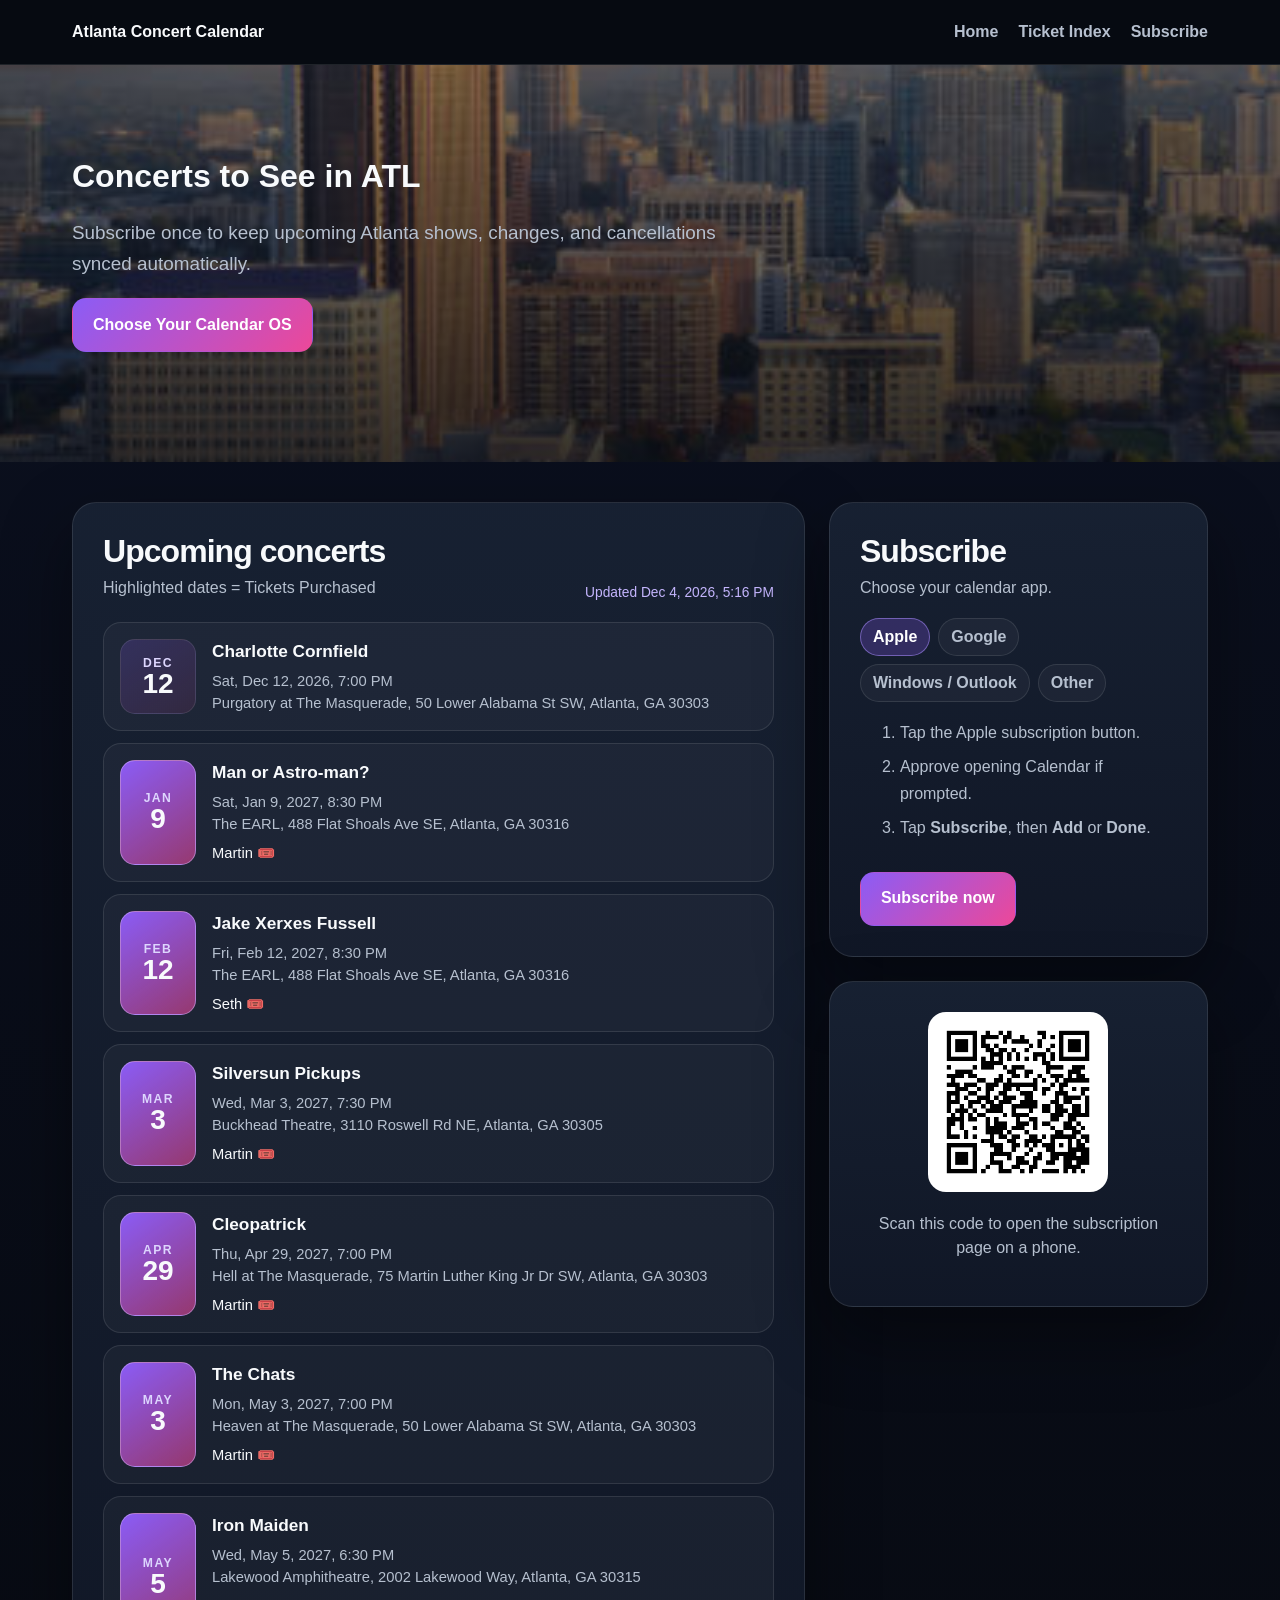
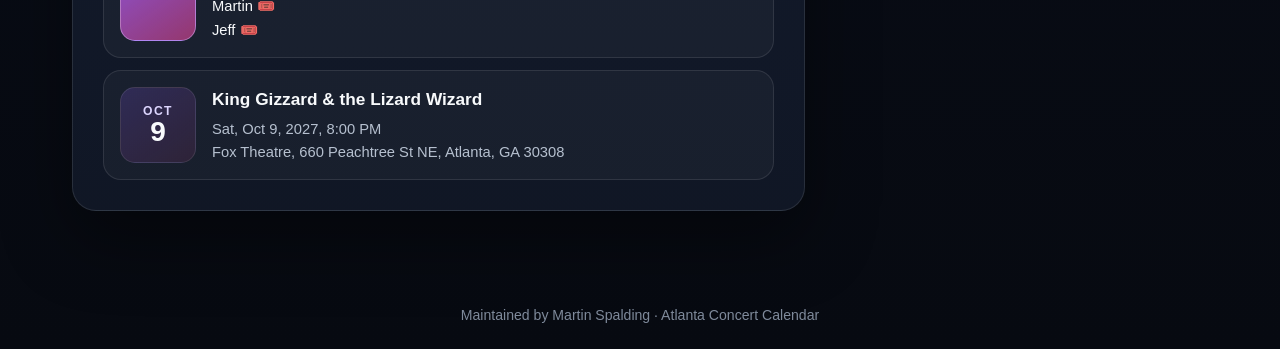
<file: index.html>
<!-- Atlanta Concert Calendar homepage -->

<!DOCTYPE html>
<html lang="en">

<!-- ====================================================== -->
<!-- HEAD -->
<!-- ====================================================== -->

<head>
  <meta charset="UTF-8">
  <meta name="viewport" content="width=device-width, initial-scale=1">
  <meta name="description" content="Subscribe to the shared Atlanta concert calendar and receive automatic updates.">
  <meta name="theme-color" content="#0b1020">
  <title>Atlanta Concert Calendar</title>
  <link rel="stylesheet" href="style.css">
</head>

<!-- ====================================================== -->
<!-- BODY -->
<!-- ====================================================== -->

<body>

<!-- ====================================================== -->
<!-- SITE NAVIGATION -->
<!-- ====================================================== -->

<nav class="site-nav">
  <div class="wrap nav-inner">
    <a class="site-title" href="index.html">
      Atlanta Concert Calendar
    </a>

    <div class="nav-links">
      <a href="index.html">Home</a>
      <a href="tickets.html">Ticket Index</a>
      <a href="#subscribe">Subscribe</a>
    </div>
  </div>
</nav>

<!-- ====================================================== -->
<!-- HERO -->
<!-- ====================================================== -->

<header class="hero">
  <div class="wrap">
    <h1>Concerts to See in ATL</h1>
    <p>Subscribe once to keep upcoming Atlanta shows, changes, and cancellations synced automatically.</p>

    <a class="btn primary" href="#subscribe">
      Choose Your Calendar OS
    </a>

  </div>
</header>

<main>
<div class="wrap grid">
  <section class="card">
    <div class="inner">
      <div class="head">
        <div>

<!-- ====================================================== -->
<!-- UPCOMING CONCERTS -->
<!-- ====================================================== -->
          
         <h2>Upcoming concerts</h2>
          <p class="sub">Highlighted dates = Tickets Purchased</p>
        </div>
        <div class="status" id="updated">Checking calendar…</div>
      </div>
      <div class="events" id="events"><div class="empty">Loading upcoming concerts…</div></div>
    </div>
  </section>

  <aside class="side">
    
<!-- ====================================================== -->
<!-- SUBSCRIBE -->
<!-- ====================================================== -->
    
    <section class="card" id="subscribe">
      <div class="inner">
        <h2>Subscribe</h2>
        <p class="sub">Choose your calendar app.</p>
        <div class="tabs">
          <button class="tab active" data-panel="apple">Apple</button>
          <button class="tab" data-panel="google">Google</button>
          <button class="tab" data-panel="windows">Windows / Outlook</button>
          <button class="tab" data-panel="other">Other</button>
        </div>

        <div class="instructions" id="apple">
          <ol>
            <li>Tap the Apple subscription button.</li>
            <li>Approve opening Calendar if prompted.</li>
            <li>Tap <strong>Subscribe</strong>, then <strong>Add</strong> or <strong>Done</strong>.</li>
          </ol>
          <div class="buttons">
            <a class="btn primary" href="webcal://spaldo72.github.io/atl-concert-calendar/calendar.ics">Subscribe now</a>
          </div>
        </div>

        <div class="instructions" id="google" hidden>
          <ol>
            <li>Open Google Calendar in a computer browser.</li>
            <li>Beside <strong>Other calendars</strong>, click <strong>+</strong>.</li>
            <li>Select <strong>From URL</strong>.</li>
            <li>Paste the address below and click <strong>Add calendar</strong>.</li>
          </ol>
          <div class="copyrow">
            <input readonly value="https://spaldo72.github.io/atl-concert-calendar/calendar.ics">
            <button class="copy" data-copy="https://spaldo72.github.io/atl-concert-calendar/calendar.ics">Copy</button>
          </div>
        </div>

        <div class="instructions" id="windows" hidden>
          <ol>
            <li>Open <strong>Outlook</strong>.</li>
            <li>Select <strong>Add Calendar</strong>.</li>
            <li>Choose <strong>Subscribe from Web</strong> (or <strong>From Internet</strong>, depending on your version).</li>
            <li>Copy and paste the calendar address below.</li>
            <li>Click <strong>Import</strong> or <strong>Subscribe</strong>.</li>
          </ol>

          <div class="copyrow">
            <input readonly value="https://spaldo72.github.io/atl-concert-calendar/calendar.ics">
            <button class="copy"
                    data-copy="https://spaldo72.github.io/atl-concert-calendar/calendar.ics">
              Copy
            </button>
          </div>
        </div>

        <div class="instructions" id="other" hidden>
          <p>Look for <strong>Subscribe from web</strong>, <strong>Add by URL</strong>, or <strong>Internet calendar</strong>, then copy and paste the calendar URL below.</p>
          <div class="copyrow">
            <input readonly value="https://spaldo72.github.io/atl-concert-calendar/calendar.ics">
            <button class="copy" data-copy="https://spaldo72.github.io/atl-concert-calendar/calendar.ics">Copy</button>
          </div>
          <div class="buttons">
            <a class="btn secondary" href="calendar.ics">Download calendar file</a>
          </div>
        </div>
      </div>
    </section>

    <section class="card">
      <div class="inner qr">
        <img src="[data-uri]" alt="QR code linking to the Atlanta Concert Calendar homepage">
        <p>Scan this code to open the subscription page on a phone.</p>
      </div>
    </section>
  </aside>
</div>
</main>

<!-- ====================================================== -->
<!-- FOOTER -->
<!-- ====================================================== -->

<footer>Maintained by Martin Spalding · Atlanta Concert Calendar</footer>

<!-- ====================================================== -->
<!-- JAVASCRIPT -->
<!-- ====================================================== -->

<script src="script.js"></script>
</body>
</html>
</file>
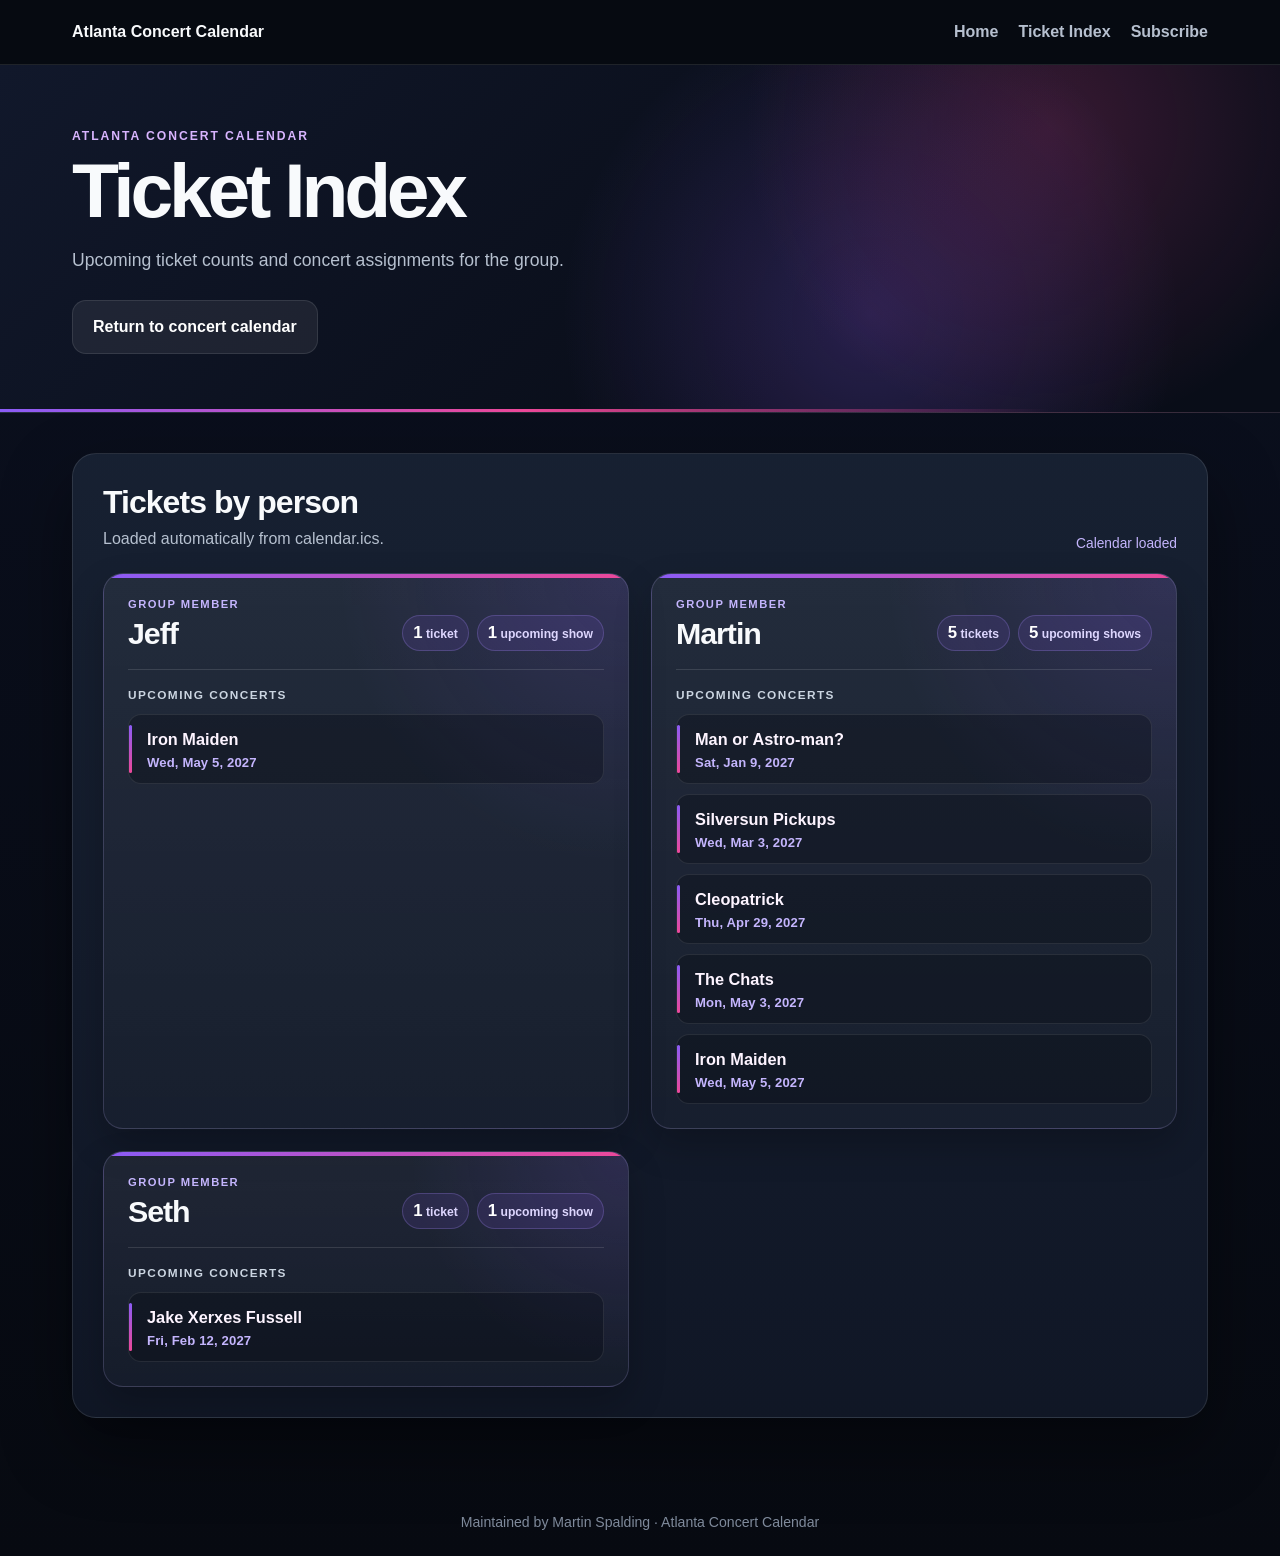
<file: tickets.html>
<!DOCTYPE html>
<html lang="en">

<head>
  <meta charset="UTF-8">
  <meta name="viewport" content="width=device-width, initial-scale=1">

  <meta
    name="description"
    content="Ticket ownership index for the Atlanta Concert Calendar."
  >

  <title>Ticket Index | Atlanta Concert Calendar</title>

  <link rel="stylesheet" href="style.css">
</head>

<body>

  <!-- ====================================================== -->
  <!-- SITE NAVIGATION -->
  <!-- ====================================================== -->

  <nav class="site-nav">
    <div class="wrap nav-inner">
      <a class="site-title" href="index.html">
        Atlanta Concert Calendar
      </a>

      <div class="nav-links">
        <a href="index.html">Home</a>
        <a href="tickets.html">Ticket Index</a>
        <a href="index.html#subscribe">Subscribe</a>
      </div>
    </div>
  </nav>

  <!-- ====================================================== -->
  <!-- TICKET INDEX HEADER -->
  <!-- ====================================================== -->

  <header class="ticket-hero">
    <div class="wrap">
      <p class="eyebrow">Atlanta Concert Calendar</p>

      <h1>Ticket Index</h1>

      <p>
        Upcoming ticket counts and concert assignments for the group.
      </p>

      <a class="btn secondary" href="index.html">
        Return to concert calendar
      </a>
    </div>
  </header>

  <!-- ====================================================== -->
  <!-- TICKET INDEX -->
  <!-- ====================================================== -->

  <main>
    <div class="wrap">
      <section class="card">
        <div class="inner">

          <div class="head">
            <div>
              <h2>Tickets by person</h2>

              <p class="sub">
                Loaded automatically from calendar.ics.
              </p>
            </div>

            <div class="status" id="ticket-status">
              Checking calendar…
            </div>
          </div>

          <div id="ticket-index">
            <div class="empty">
              Loading ticket information…
            </div>
          </div>

        </div>
      </section>
    </div>
  </main>

  <!-- ====================================================== -->
  <!-- FOOTER -->
  <!-- ====================================================== -->

  <footer>
    Maintained by Martin Spalding · Atlanta Concert Calendar
  </footer>

  <!-- ====================================================== -->
  <!-- JAVASCRIPT -->
  <!-- ====================================================== -->

  <script src="tickets.js"></script>

</body>
</html>
</file>
<file: style.css>
/* ====================================================== */
/* CSS VARIABLES */
/* ====================================================== */

    :root {
      --bg:#070a11; 
      --panel:#111827; 
      --panel2:#182233; 
      --text:#f8fafc;
      --muted:#b6c0cf; 
      --accent:#8b5cf6;
      --accent2:#ec4899;
      --line:rgba(255,255,255,.1);
    }

/* ====================================================== */
 /* GLOBAL STYLES */
 /* ====================================================== */

    *{box-sizing:border-box}
    body{margin:0;background:linear-gradient(180deg,#0b1020,#070a11);color:var(--text);
      font-family:-apple-system,BlinkMacSystemFont,"Segoe UI",Roboto,Arial,sans-serif}

    .wrap{
      width:min(1200px,100%);
      margin:0 auto;
      padding:0 32px;
    }

    html {
    scroll-behavior: smooth;
  }
/* ====================================================== */
/* SITE NAVIGATION */
/* ====================================================== */

.site-nav {
  position: sticky;
  top: 0;
  z-index: 1000;
  background: rgba(7, 10, 17, 0.92);
  border-bottom: 1px solid var(--line);
  backdrop-filter: blur(12px);
}

.nav-inner {
  display: flex;
  align-items: center;
  justify-content: space-between;
  gap: 24px;
  min-height: 64px;
}

.site-title {
  color: var(--text);
  text-decoration: none;
  font-weight: 800;
}

.nav-links {
  display: flex;
  align-items: center;
  gap: 20px;
}

.nav-links a {
  color: var(--muted);
  text-decoration: none;
  font-weight: 700;
}

.nav-links a:hover {
  color: var(--text);
}

  /* Hero section */
    .hero {
    position: relative;
    padding: 72px 20px 110px;

    background-image:
        linear-gradient(
            rgba(5, 10, 20, 0.45),
            rgba(5, 10, 20, 0.80)
        ),
        url("./atl-skyline.jpg");

    background-size: cover;
    background-position: center;
    background-repeat: no-repeat;

    border-bottom: none;
    }
    
    .hero p{max-width:690px;color:var(--muted);font-size:1.18rem;line-height:1.65}

/* ====================================================== */
/* BUTTONS */
/* ====================================================== */

    .buttons{display:flex;gap:14px;flex-wrap:wrap;margin-top:30px}
    .btn{display:inline-flex;align-items:center;justify-content:center;min-height:54px;padding:0 20px;
      border-radius:14px;text-decoration:none;font-weight:800;border:1px solid transparent;cursor:pointer}
    .primary{background:linear-gradient(135deg,var(--accent),var(--accent2));color:white}
    .secondary{background:rgba(255,255,255,.07);border-color:var(--line);color:white}

/* ====================================================== */
/* MAIN LAYOUT */
/* ====================================================== */

    main{padding:40px 0 70px}
    .grid{display:grid;grid-template-columns:1.45fr .75fr;gap:24px;align-items:start}
    .card{background:linear-gradient(180deg,rgba(24,34,51,.95),rgba(17,24,39,.95));
      border:1px solid var(--line);border-radius:24px;box-shadow:0 28px 70px rgba(0,0,0,.4)}
    .inner{padding:30px}
    .head{display:flex;justify-content:space-between;gap:16px;align-items:end;margin-bottom:22px}
    h2{margin:0;font-size:2rem;letter-spacing:-.03em}
    .sub{margin:6px 0 0;color:var(--muted);line-height:1.5}
    .status{color:#c4b5fd;font-size:.86rem}



/* ====================================================== */
/* EVENTS */
/* ====================================================== */

    .events{display:grid;gap:12px}
    .event{display:grid;grid-template-columns:76px 1fr;gap:16px;padding:16px;border:1px solid var(--line);
      border-radius:18px;background:rgba(255,255,255,.035)}
    .date{display:grid;place-items:center;align-content:center;min-height:74px;border-radius:15px;
      background:linear-gradient(145deg,rgba(139,92,246,.2),rgba(236,72,153,.1));border:1px solid var(--line)}
    .date.ticketed{
      background:linear-gradient(145deg,rgba(139,92,246,1.0),rgba(236,72,153,.59));
      border-color:rgba(216,180,254,.5);
    }
    .month{font-size:.76rem;font-weight:900;letter-spacing:.12em;color:#ddd6fe}
    .day{font-size:1.75rem;font-weight:900;line-height:1}
    .event h3{margin:2px 0 8px;font-size:1.08rem}
    .meta{color:var(--muted);font-size:.92rem;line-height:1.5}
    .event-ticket-holders{display:grid;gap:3px;margin:8px 0 0;padding:0;list-style:none;
      color:var(--text);font-size:.92rem;line-height:1.45}
    .event-ticket-holders[hidden]{display:none}
    .empty{padding:24px;border:1px dashed rgba(255,255,255,.16);border-radius:18px;color:var(--muted);text-align:center}

/* ====================================================== */
/* SUBSCRIBE PANEL */     
/* ====================================================== */

    .side{display:grid;gap:24px}
    .tabs{display:flex;gap:8px;flex-wrap:wrap;margin:18px 0}
    .tab{border:1px solid var(--line);background:rgba(255,255,255,.04);color:var(--muted);
      padding:9px 12px;border-radius:999px;font:inherit;font-weight:700;cursor:pointer}
    .tab.active{color:white;background:rgba(139,92,246,.25);border-color:rgba(167,139,250,.55)}
    .instructions{color:var(--muted);line-height:1.65}
    .instructions li+li{margin-top:8px}
    #subscribe {scroll-margin-top: 88px;}
    .copyrow{display:flex;gap:8px;margin-top:16px}
    input{width:100%;min-width:0;padding:11px 12px;border-radius:12px;border:1px solid var(--line);
      background:rgba(0,0,0,.22);color:#dbeafe}
    button.copy{border:1px solid rgba(167,139,250,.45);background:rgba(139,92,246,.18);color:white;
      border-radius:12px;padding:0 14px;font-weight:800;cursor:pointer}
    .qr{text-align:center}
    .qr img{width:180px;max-width:100%;padding:10px;background:white;border-radius:18px}
    .qr p{color:var(--muted);line-height:1.5}

/* ====================================================== */
/* TICKET INDEX */
/* ====================================================== */

.ticket-hero {
  position: relative;
  overflow: hidden;
  padding: 64px 0 58px;
  background:
    radial-gradient(circle at 82% 18%, rgba(236, 72, 153, 0.20), transparent 28%),
    radial-gradient(circle at 68% 72%, rgba(139, 92, 246, 0.24), transparent 34%),
    linear-gradient(135deg, #11182b, #090d18 68%);
  border-bottom: 1px solid var(--line);
}

.ticket-hero::after {
  content: "";
  position: absolute;
  inset: auto 0 0;
  height: 3px;
  background: linear-gradient(90deg, var(--accent), var(--accent2), transparent 82%);
}

.ticket-hero .wrap {
  position: relative;
}

.ticket-hero .eyebrow {
  margin: 0 0 10px;
  color: #d8b4fe;
  font-size: 0.76rem;
  font-weight: 900;
  letter-spacing: 0.16em;
  text-transform: uppercase;
}

.ticket-hero h1 {
  margin: 0;
  font-size: clamp(2.7rem, 6vw, 4.8rem);
  line-height: 0.98;
  letter-spacing: -0.055em;
}

.ticket-hero > .wrap > p:not(.eyebrow) {
  max-width: 620px;
  margin: 18px 0 26px;
  color: var(--muted);
  font-size: 1.1rem;
  line-height: 1.6;
}

.ticket-card-grid {
  display: grid;
  grid-template-columns: repeat(2, minmax(0, 1fr));
  gap: 22px;
}

.person-card {
  position: relative;
  overflow: hidden;
  padding: 24px;
  border: 1px solid rgba(196, 181, 253, 0.18);
  border-radius: 20px;
  background:
    radial-gradient(circle at 100% 0, rgba(139, 92, 246, 0.14), transparent 38%),
    linear-gradient(
      180deg,
      rgba(255, 255, 255, 0.06),
      rgba(255, 255, 255, 0.025)
    );
  box-shadow: 0 16px 36px rgba(0, 0, 0, 0.22);
  transition: transform 180ms ease, border-color 180ms ease, box-shadow 180ms ease;
}

.person-card::before {
  content: "";
  position: absolute;
  inset: 0 0 auto;
  height: 4px;
  background: linear-gradient(90deg, var(--accent), var(--accent2));
}

.person-card:hover {
  transform: translateY(-3px);
  border-color: rgba(196, 181, 253, 0.34);
  box-shadow: 0 22px 46px rgba(0, 0, 0, 0.3);
}

.person-card-header {
  padding-bottom: 18px;
  border-bottom: 1px solid rgba(255, 255, 255, 0.12);
}

.person-header-line {
  display: flex;
  align-items: center;
  justify-content: space-between;
  gap: 18px;
}

.person-counts {
  display: flex;
  align-items: center;
  gap: 8px;
  white-space: nowrap;
}

.person-count {
  padding: 7px 10px;
  border: 1px solid rgba(167, 139, 250, 0.25);
  border-radius: 999px;
  background: rgba(139, 92, 246, 0.12);
  color: #ddd6fe;
  font-size: 0.76rem;
  font-weight: 700;
}

.person-count strong {
  color: white;
  font-size: 1.05rem;
}

.person-label {
  margin: 0 0 5px;
  color: #c4b5fd;
  font-size: 0.7rem;
  font-weight: 800;
  letter-spacing: 0.13em;
  text-transform: uppercase;
}

.person-card h3 {
  margin: 0;
  font-size: 1.9rem;
  line-height: 1;
  letter-spacing: -0.035em;
}

.person-shows h4 {
  margin: 18px 0 12px;
  color: #cbd5e1;
  font-size: 0.74rem;
  font-weight: 900;
  letter-spacing: 0.12em;
  text-transform: uppercase;
}

.person-shows ul {
  display: grid;
  gap: 10px;
  margin: 0;
  padding: 0;
  list-style: none;
}

.person-show {
  position: relative;
  padding: 13px 14px 13px 18px;
  border: 1px solid rgba(255, 255, 255, 0.09);
  border-radius: 13px;
  background: rgba(5, 8, 16, 0.3);
}

.person-show::before {
  content: "";
  position: absolute;
  inset: 10px auto 10px 0;
  width: 3px;
  border-radius: 3px;
  background: linear-gradient(180deg, var(--accent), var(--accent2));
}

.person-show strong {
  display: block;
  color: #fdf4ff;
  font-size: 1.02rem;
  line-height: 1.35;
}

.person-show span {
  display: block;
  margin-top: 5px;
  color: #c4b5fd;
  font-size: 0.82rem;
  font-weight: 650;
  letter-spacing: 0.01em;
}

/* ====================================================== */
/* FOOTER */
/* ====================================================== */

    footer{padding:26px;color:#7f8a9b;text-align:center;font-size:.88rem}

/* ====================================================== */
/* RESPONSIVE DESIGN */
/* ====================================================== */
      
    @media(max-width:820px) {
      .grid {
        grid-template-columns: 1fr;
      }

      .ticket-card-grid {
        grid-template-columns: 1fr;
      }
    }
    @media(max-width:560px){
      .hero{padding-top:52px}
      .buttons{flex-direction:column}
      .btn{width:100%}
      .head{flex-direction:column;align-items:start}
      .event{grid-template-columns:64px 1fr}
      .copyrow{flex-direction:column}
      button.copy{min-height:44px}
      .nav-inner {
        flex-direction: column;
        align-items: flex-start;
        padding: 12px 0;
      }

      .nav-links {
        flex-wrap: wrap;
        gap: 12px 18px;
      }
      .person-card {
        padding: 18px;
      }

      .person-header-line {
        align-items: flex-start;
        flex-direction: column;
        gap: 10px;
      }

      .person-card h3 {
        font-size: 1.35rem;
      }

      .person-counts {
        flex-wrap: wrap;
        gap: 8px;
        white-space: normal;
      }

      .person-count {
        font-size: 0.72rem;
      }
    }
</file>
